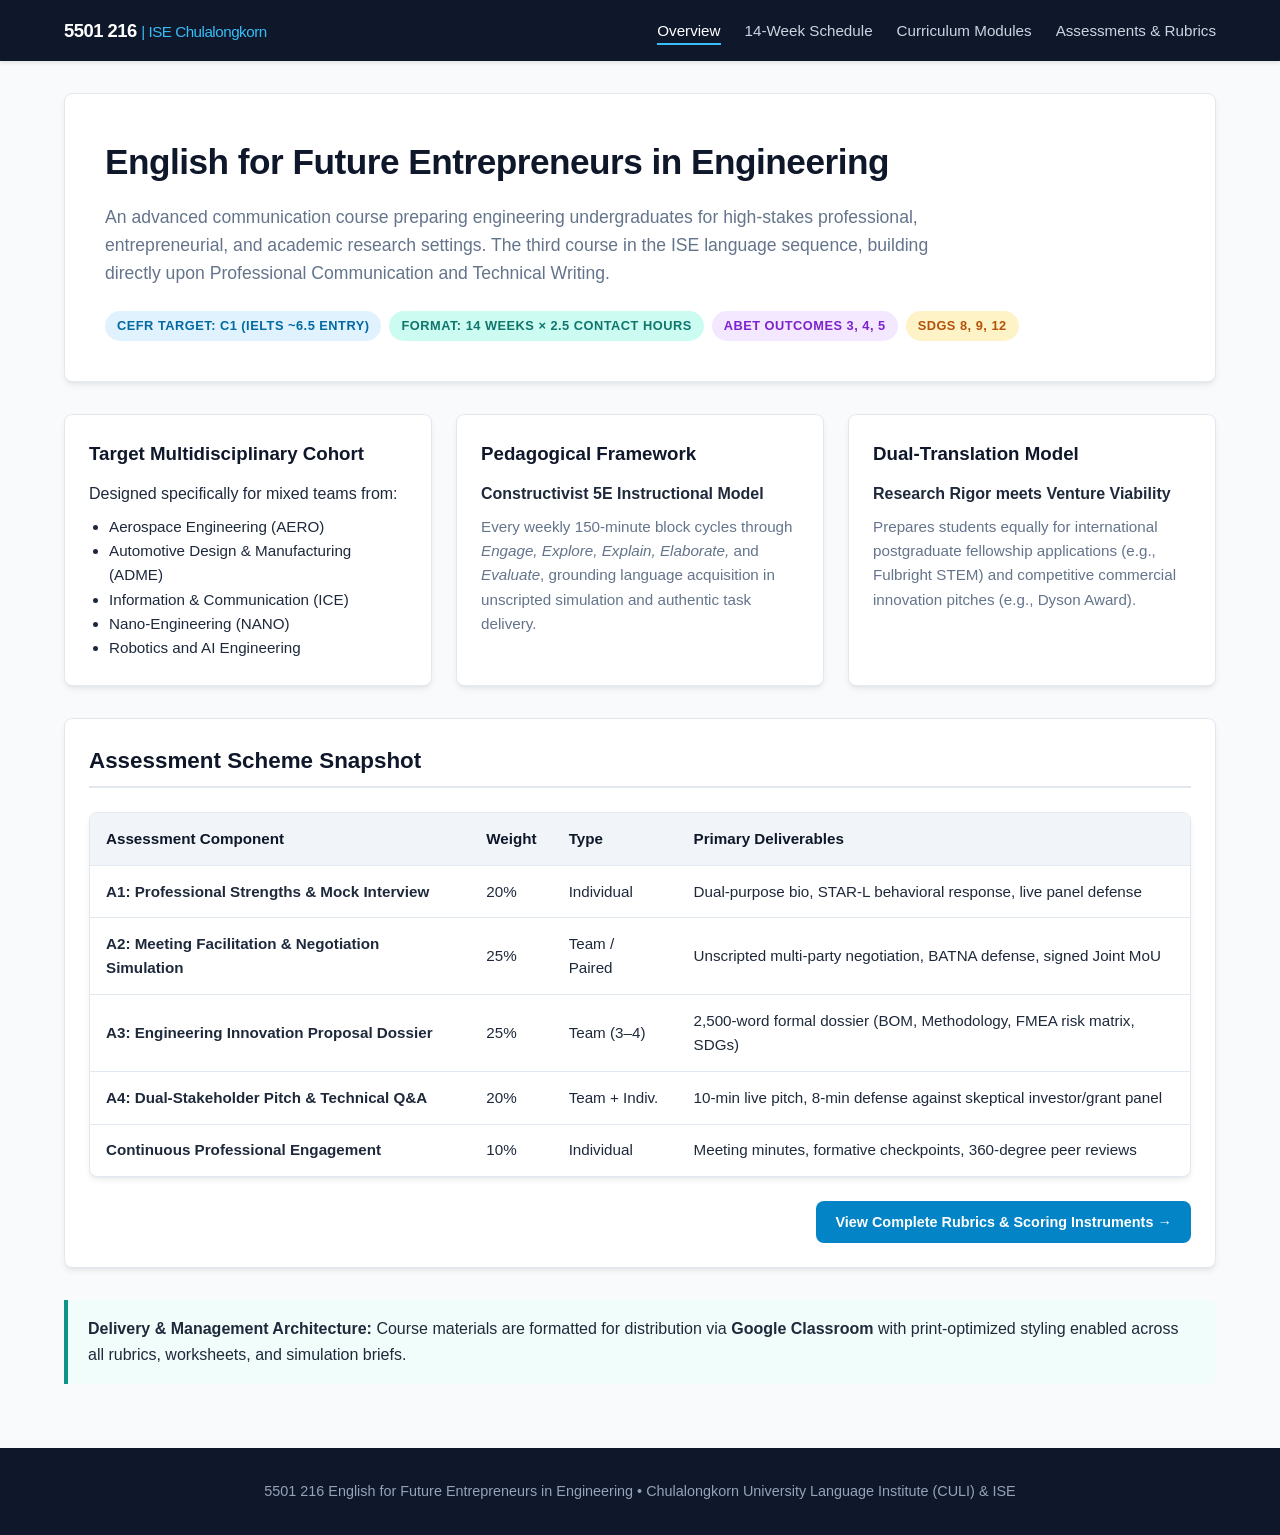
<file: index.html>
<!DOCTYPE html>
<html lang="en">
<head>
  <meta charset="UTF-8">
  <meta name="viewport" content="width=device-width, initial-scale=1.0">
  <title>5501 216: English for Future Entrepreneurs in Engineering</title>
  <link rel="stylesheet" href="style.css">
</head>
<body>

<header>
  <div class="nav-container">
    <div class="brand">5501 216 <span>| ISE Chulalongkorn</span></div>
    <nav>
      <ul>
        <li><a href="index.html" class="active">Overview</a></li>
        <li><a href="schedule.html">14-Week Schedule</a></li>
        <li><a href="modules.html">Curriculum Modules</a></li>
        <li><a href="assessments.html">Assessments & Rubrics</a></li>
      </ul>
    </nav>
  </div>
</header>

<main class="container">
  <section class="hero">
    <h1>English for Future Entrepreneurs in Engineering</h1>
    <p>An advanced communication course preparing engineering undergraduates for high-stakes professional, entrepreneurial, and academic research settings. The third course in the ISE language sequence, building directly upon Professional Communication and Technical Writing.</p>
    <div class="badge-group">
      <span class="badge badge-blue">CEFR Target: C1 (IELTS ~6.5 Entry)</span>
      <span class="badge badge-teal">Format: 14 Weeks × 2.5 Contact Hours</span>
      <span class="badge badge-purple">ABET Outcomes 3, 4, 5</span>
      <span class="badge badge-amber">SDGs 8, 9, 12</span>
    </div>
  </section>

  <div class="grid-3">
    <div class="card">
      <h3>Target Multidisciplinary Cohort</h3>
      <p>Designed specifically for mixed teams from:</p>
      <ul style="padding-left: 1.25rem; margin-top: 0.5rem; font-size: 0.95rem;">
        <li>Aerospace Engineering (AERO)</li>
        <li>Automotive Design & Manufacturing (ADME)</li>
        <li>Information & Communication (ICE)</li>
        <li>Nano-Engineering (NANO)</li>
        <li>Robotics and AI Engineering</li>
      </ul>
    </div>

    <div class="card">
      <h3>Pedagogical Framework</h3>
      <p><strong>Constructivist 5E Instructional Model</strong></p>
      <p style="margin-top: 0.5rem; font-size: 0.95rem; color: var(--text-muted);">
        Every weekly 150-minute block cycles through <em>Engage, Explore, Explain, Elaborate,</em> and <em>Evaluate</em>, grounding language acquisition in unscripted simulation and authentic task delivery.
      </p>
    </div>

    <div class="card">
      <h3>Dual-Translation Model</h3>
      <p><strong>Research Rigor meets Venture Viability</strong></p>
      <p style="margin-top: 0.5rem; font-size: 0.95rem; color: var(--text-muted);">
        Prepares students equally for international postgraduate fellowship applications (e.g., Fulbright STEM) and competitive commercial innovation pitches (e.g., Dyson Award).
      </p>
    </div>
  </div>

  <section class="card" style="margin-bottom: 2rem;">
    <h2>Assessment Scheme Snapshot</h2>
    <div class="table-wrap">
      <table>
        <thead>
          <tr>
            <th>Assessment Component</th>
            <th>Weight</th>
            <th>Type</th>
            <th>Primary Deliverables</th>
          </tr>
        </thead>
        <tbody>
          <tr>
            <td><strong>A1: Professional Strengths & Mock Interview</strong></td>
            <td>20%</td>
            <td>Individual</td>
            <td>Dual-purpose bio, STAR-L behavioral response, live panel defense</td>
          </tr>
          <tr>
            <td><strong>A2: Meeting Facilitation & Negotiation Simulation</strong></td>
            <td>25%</td>
            <td>Team / Paired</td>
            <td>Unscripted multi-party negotiation, BATNA defense, signed Joint MoU</td>
          </tr>
          <tr>
            <td><strong>A3: Engineering Innovation Proposal Dossier</strong></td>
            <td>25%</td>
            <td>Team (3–4)</td>
            <td>2,500-word formal dossier (BOM, Methodology, FMEA risk matrix, SDGs)</td>
          </tr>
          <tr>
            <td><strong>A4: Dual-Stakeholder Pitch & Technical Q&A</strong></td>
            <td>20%</td>
            <td>Team + Indiv.</td>
            <td>10-min live pitch, 8-min defense against skeptical investor/grant panel</td>
          </tr>
          <tr>
            <td><strong>Continuous Professional Engagement</strong></td>
            <td>10%</td>
            <td>Individual</td>
            <td>Meeting minutes, formative checkpoints, 360-degree peer reviews</td>
          </tr>
        </tbody>
      </table>
    </div>
    <div style="text-align: right;">
      <a href="assessments.html" class="btn">View Complete Rubrics & Scoring Instruments →</a>
    </div>
  </section>

  <div class="callout">
    <strong>Delivery & Management Architecture:</strong> Course materials are formatted for distribution via <strong>Google Classroom</strong> with print-optimized styling enabled across all rubrics, worksheets, and simulation briefs.
  </div>
</main>

<footer>
  <p>5501 216 English for Future Entrepreneurs in Engineering • Chulalongkorn University Language Institute (CULI) & ISE</p>
</footer>

</body>
</html>
</file>
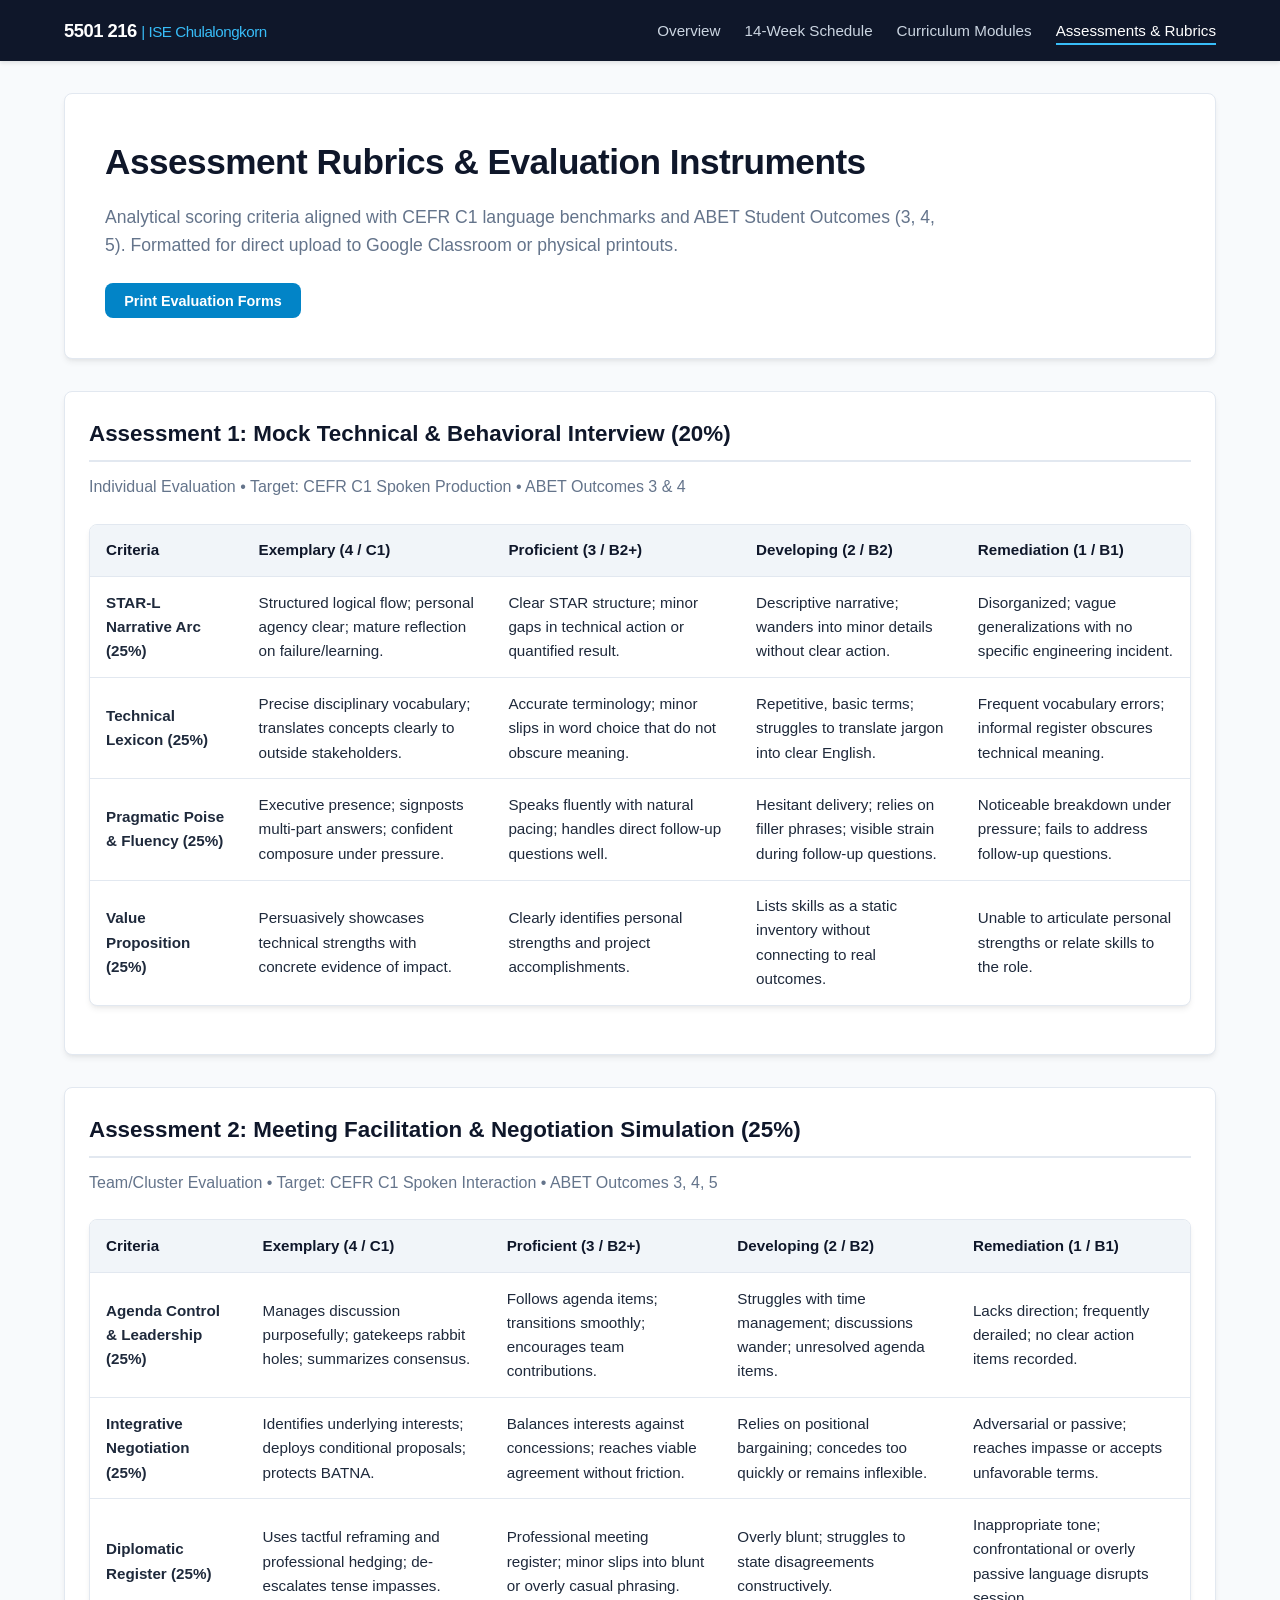
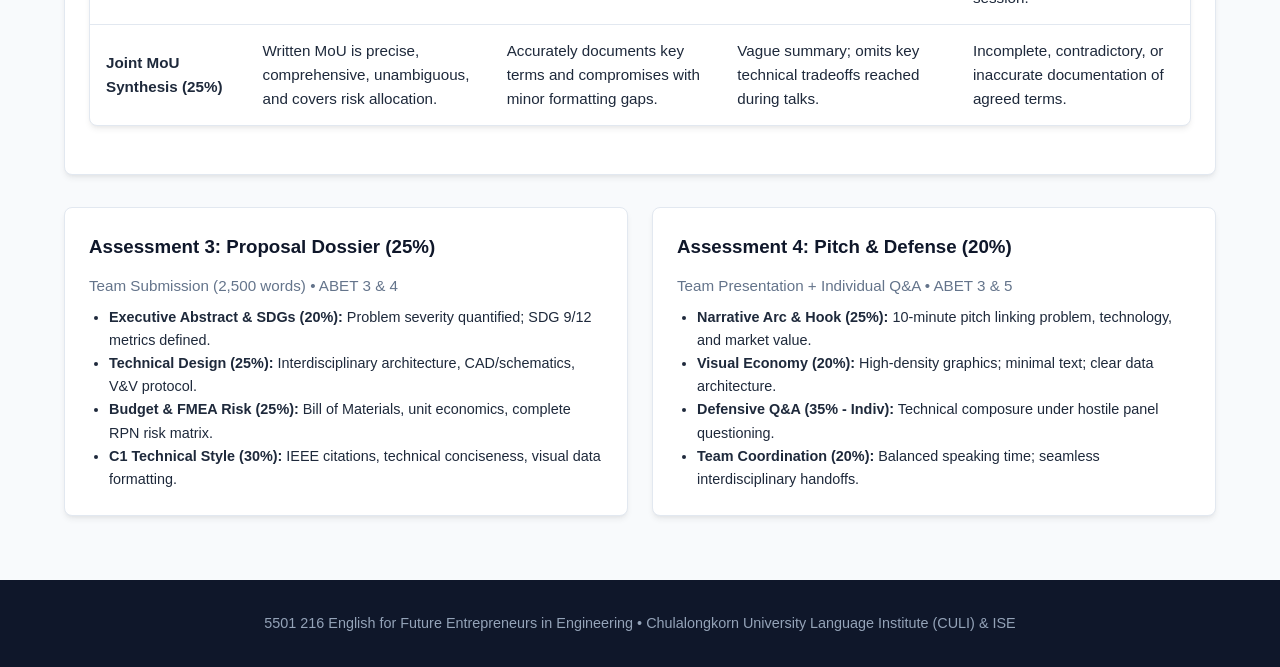
<file: assessments.html>
<!DOCTYPE html>
<html lang="en">
<head>
  <meta charset="UTF-8">
  <meta name="viewport" content="width=device-width, initial-scale=1.0">
  <title>Assessments & Rubrics | 5501 216</title>
  <link rel="stylesheet" href="style.css">
</head>
<body>

<header>
  <div class="nav-container">
    <div class="brand">5501 216 <span>| ISE Chulalongkorn</span></div>
    <nav>
      <ul>
        <li><a href="index.html">Overview</a></li>
        <li><a href="schedule.html">14-Week Schedule</a></li>
        <li><a href="modules.html">Curriculum Modules</a></li>
        <li><a href="assessments.html" class="active">Assessments & Rubrics</a></li>
      </ul>
    </nav>
  </div>
</header>

<main class="container">
  <section class="hero">
    <h1>Assessment Rubrics & Evaluation Instruments</h1>
    <p>Analytical scoring criteria aligned with CEFR C1 language benchmarks and ABET Student Outcomes (3, 4, 5). Formatted for direct upload to Google Classroom or physical printouts.</p>
    <button class="btn no-print" onclick="window.print()">Print Evaluation Forms</button>
  </section>

  <!-- A1 Scorecard -->
  <article class="card" style="margin-bottom: 2rem;">
    <h2>Assessment 1: Mock Technical & Behavioral Interview (20%)</h2>
    <p style="color: var(--text-muted); margin-bottom: 1rem;">Individual Evaluation • Target: CEFR C1 Spoken Production • ABET Outcomes 3 & 4</p>
    
    <div class="table-wrap">
      <table>
        <thead>
          <tr>
            <th>Criteria</th>
            <th>Exemplary (4 / C1)</th>
            <th>Proficient (3 / B2+)</th>
            <th>Developing (2 / B2)</th>
            <th>Remediation (1 / B1)</th>
          </tr>
        </thead>
        <tbody>
          <tr>
            <td><strong>STAR-L Narrative Arc (25%)</strong></td>
            <td>Structured logical flow; personal agency clear; mature reflection on failure/learning.</td>
            <td>Clear STAR structure; minor gaps in technical action or quantified result.</td>
            <td>Descriptive narrative; wanders into minor details without clear action.</td>
            <td>Disorganized; vague generalizations with no specific engineering incident.</td>
          </tr>
          <tr>
            <td><strong>Technical Lexicon (25%)</strong></td>
            <td>Precise disciplinary vocabulary; translates concepts clearly to outside stakeholders.</td>
            <td>Accurate terminology; minor slips in word choice that do not obscure meaning.</td>
            <td>Repetitive, basic terms; struggles to translate jargon into clear English.</td>
            <td>Frequent vocabulary errors; informal register obscures technical meaning.</td>
          </tr>
          <tr>
            <td><strong>Pragmatic Poise & Fluency (25%)</strong></td>
            <td>Executive presence; signposts multi-part answers; confident composure under pressure.</td>
            <td>Speaks fluently with natural pacing; handles direct follow-up questions well.</td>
            <td>Hesitant delivery; relies on filler phrases; visible strain during follow-up questions.</td>
            <td>Noticeable breakdown under pressure; fails to address follow-up questions.</td>
          </tr>
          <tr>
            <td><strong>Value Proposition (25%)</strong></td>
            <td>Persuasively showcases technical strengths with concrete evidence of impact.</td>
            <td>Clearly identifies personal strengths and project accomplishments.</td>
            <td>Lists skills as a static inventory without connecting to real outcomes.</td>
            <td>Unable to articulate personal strengths or relate skills to the role.</td>
          </tr>
        </tbody>
      </table>
    </div>
  </article>

  <!-- A2 Scorecard -->
  <article class="card" style="margin-bottom: 2rem;">
    <h2>Assessment 2: Meeting Facilitation & Negotiation Simulation (25%)</h2>
    <p style="color: var(--text-muted); margin-bottom: 1rem;">Team/Cluster Evaluation • Target: CEFR C1 Spoken Interaction • ABET Outcomes 3, 4, 5</p>

    <div class="table-wrap">
      <table>
        <thead>
          <tr>
            <th>Criteria</th>
            <th>Exemplary (4 / C1)</th>
            <th>Proficient (3 / B2+)</th>
            <th>Developing (2 / B2)</th>
            <th>Remediation (1 / B1)</th>
          </tr>
        </thead>
        <tbody>
          <tr>
            <td><strong>Agenda Control & Leadership (25%)</strong></td>
            <td>Manages discussion purposefully; gatekeeps rabbit holes; summarizes consensus.</td>
            <td>Follows agenda items; transitions smoothly; encourages team contributions.</td>
            <td>Struggles with time management; discussions wander; unresolved agenda items.</td>
            <td>Lacks direction; frequently derailed; no clear action items recorded.</td>
          </tr>
          <tr>
            <td><strong>Integrative Negotiation (25%)</strong></td>
            <td>Identifies underlying interests; deploys conditional proposals; protects BATNA.</td>
            <td>Balances interests against concessions; reaches viable agreement without friction.</td>
            <td>Relies on positional bargaining; concedes too quickly or remains inflexible.</td>
            <td>Adversarial or passive; reaches impasse or accepts unfavorable terms.</td>
          </tr>
          <tr>
            <td><strong>Diplomatic Register (25%)</strong></td>
            <td>Uses tactful reframing and professional hedging; de-escalates tense impasses.</td>
            <td>Professional meeting register; minor slips into blunt or overly casual phrasing.</td>
            <td>Overly blunt; struggles to state disagreements constructively.</td>
            <td>Inappropriate tone; confrontational or overly passive language disrupts session.</td>
          </tr>
          <tr>
            <td><strong>Joint MoU Synthesis (25%)</strong></td>
            <td>Written MoU is precise, comprehensive, unambiguous, and covers risk allocation.</td>
            <td>Accurately documents key terms and compromises with minor formatting gaps.</td>
            <td>Vague summary; omits key technical tradeoffs reached during talks.</td>
            <td>Incomplete, contradictory, or inaccurate documentation of agreed terms.</td>
          </tr>
        </tbody>
      </table>
    </div>
  </article>

  <!-- A3 & A4 Highlights -->
  <div class="grid-2">
    <div class="card">
      <h3>Assessment 3: Proposal Dossier (25%)</h3>
      <p style="font-size: 0.95rem; color: var(--text-muted); margin-bottom: 0.5rem;">Team Submission (2,500 words) • ABET 3 & 4</p>
      <ul style="font-size: 0.9rem; padding-left: 1.25rem;">
        <li><strong>Executive Abstract & SDGs (20%):</strong> Problem severity quantified; SDG 9/12 metrics defined.</li>
        <li><strong>Technical Design (25%):</strong> Interdisciplinary architecture, CAD/schematics, V&V protocol.</li>
        <li><strong>Budget & FMEA Risk (25%):</strong> Bill of Materials, unit economics, complete RPN risk matrix.</li>
        <li><strong>C1 Technical Style (30%):</strong> IEEE citations, technical conciseness, visual data formatting.</li>
      </ul>
    </div>

    <div class="card">
      <h3>Assessment 4: Pitch & Defense (20%)</h3>
      <p style="font-size: 0.95rem; color: var(--text-muted); margin-bottom: 0.5rem;">Team Presentation + Individual Q&A • ABET 3 & 5</p>
      <ul style="font-size: 0.9rem; padding-left: 1.25rem;">
        <li><strong>Narrative Arc & Hook (25%):</strong> 10-minute pitch linking problem, technology, and market value.</li>
        <li><strong>Visual Economy (20%):</strong> High-density graphics; minimal text; clear data architecture.</li>
        <li><strong>Defensive Q&A (35% - Indiv):</strong> Technical composure under hostile panel questioning.</li>
        <li><strong>Team Coordination (20%):</strong> Balanced speaking time; seamless interdisciplinary handoffs.</li>
      </ul>
    </div>
  </div>
</main>

<footer>
  <p>5501 216 English for Future Entrepreneurs in Engineering • Chulalongkorn University Language Institute (CULI) & ISE</p>
</footer>

</body>
</html>
</file>
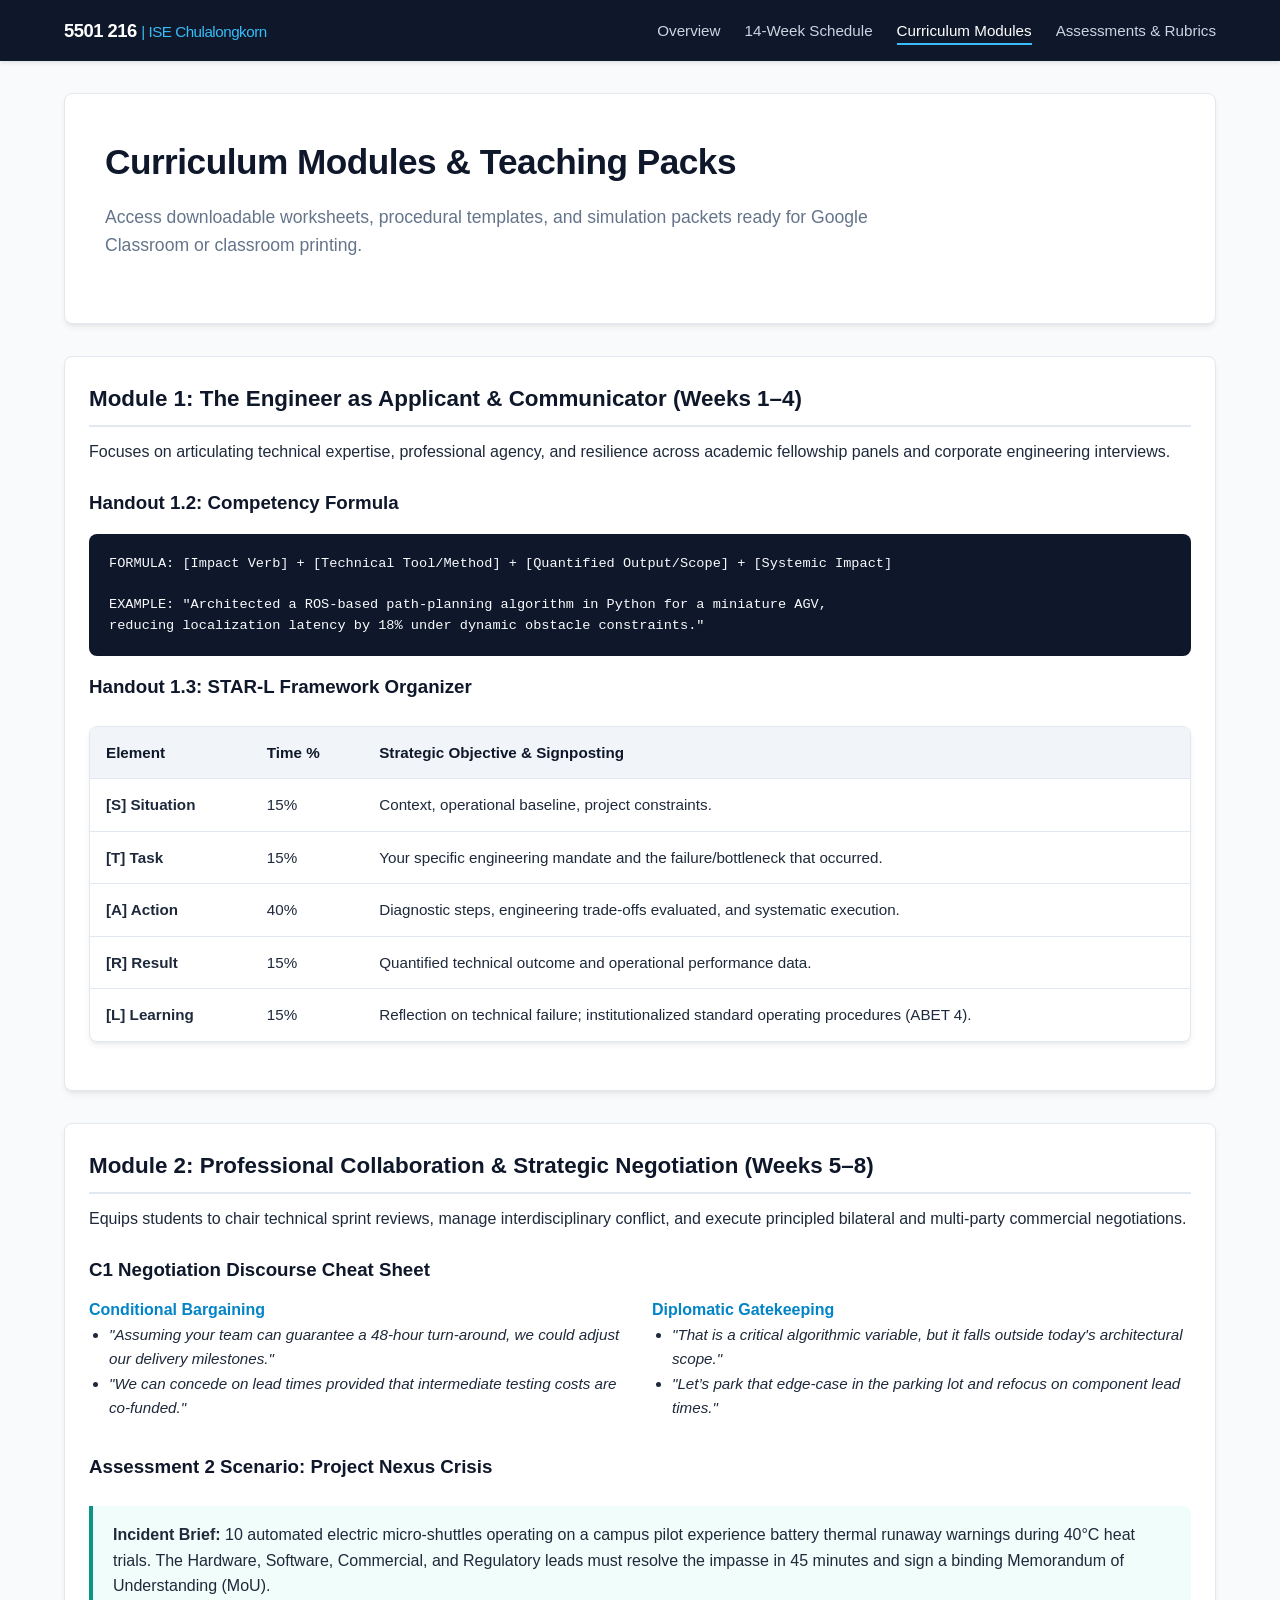
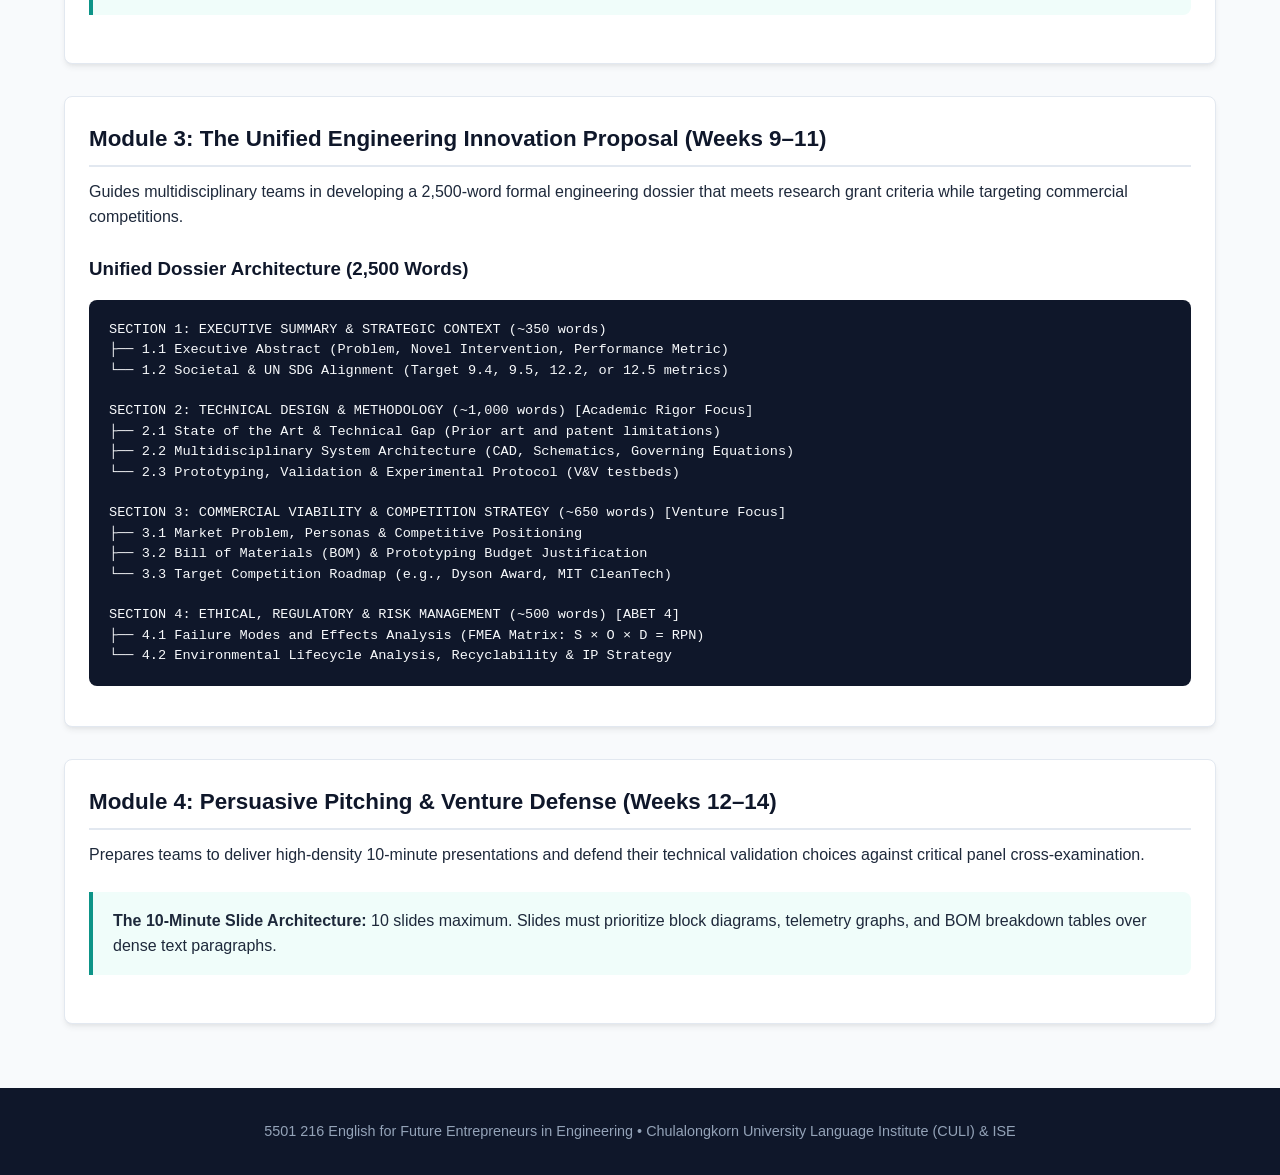
<file: modules.html>
<!DOCTYPE html>
<html lang="en">
<head>
  <meta charset="UTF-8">
  <meta name="viewport" content="width=device-width, initial-scale=1.0">
  <title>Curriculum Modules | 5501 216</title>
  <link rel="stylesheet" href="style.css">
</head>
<body>

<header>
  <div class="nav-container">
    <div class="brand">5501 216 <span>| ISE Chulalongkorn</span></div>
    <nav>
      <ul>
        <li><a href="index.html">Overview</a></li>
        <li><a href="schedule.html">14-Week Schedule</a></li>
        <li><a href="modules.html" class="active">Curriculum Modules</a></li>
        <li><a href="assessments.html">Assessments & Rubrics</a></li>
      </ul>
    </nav>
  </div>
</header>

<main class="container">
  <section class="hero">
    <h1>Curriculum Modules & Teaching Packs</h1>
    <p>Access downloadable worksheets, procedural templates, and simulation packets ready for Google Classroom or classroom printing.</p>
  </section>

  <!-- Module 1 -->
  <article class="card" style="margin-bottom: 2rem;">
    <h2>Module 1: The Engineer as Applicant & Communicator (Weeks 1–4)</h2>
    <p>Focuses on articulating technical expertise, professional agency, and resilience across academic fellowship panels and corporate engineering interviews.</p>
    
    <h3 style="margin-top: 1.5rem;">Handout 1.2: Competency Formula</h3>
    <pre>FORMULA: [Impact Verb] + [Technical Tool/Method] + [Quantified Output/Scope] + [Systemic Impact]

EXAMPLE: "Architected a ROS-based path-planning algorithm in Python for a miniature AGV, 
reducing localization latency by 18% under dynamic obstacle constraints."</pre>

    <h3>Handout 1.3: STAR-L Framework Organizer</h3>
    <div class="table-wrap">
      <table>
        <thead>
          <tr>
            <th>Element</th>
            <th>Time %</th>
            <th>Strategic Objective & Signposting</th>
          </tr>
        </thead>
        <tbody>
          <tr>
            <td><strong>[S] Situation</strong></td>
            <td>15%</td>
            <td>Context, operational baseline, project constraints.</td>
          </tr>
          <tr>
            <td><strong>[T] Task</strong></td>
            <td>15%</td>
            <td>Your specific engineering mandate and the failure/bottleneck that occurred.</td>
          </tr>
          <tr>
            <td><strong>[A] Action</strong></td>
            <td>40%</td>
            <td>Diagnostic steps, engineering trade-offs evaluated, and systematic execution.</td>
          </tr>
          <tr>
            <td><strong>[R] Result</strong></td>
            <td>15%</td>
            <td>Quantified technical outcome and operational performance data.</td>
          </tr>
          <tr>
            <td><strong>[L] Learning</strong></td>
            <td>15%</td>
            <td>Reflection on technical failure; institutionalized standard operating procedures (ABET 4).</td>
          </tr>
        </tbody>
      </table>
    </div>
  </article>

  <!-- Module 2 -->
  <article class="card" style="margin-bottom: 2rem;">
    <h2>Module 2: Professional Collaboration & Strategic Negotiation (Weeks 5–8)</h2>
    <p>Equips students to chair technical sprint reviews, manage interdisciplinary conflict, and execute principled bilateral and multi-party commercial negotiations.</p>

    <h3 style="margin-top: 1.5rem;">C1 Negotiation Discourse Cheat Sheet</h3>
    <div class="grid-2">
      <div>
        <h4 style="color: var(--accent);">Conditional Bargaining</h4>
        <ul style="font-size: 0.95rem; padding-left: 1.25rem;">
          <li><em>"Assuming your team can guarantee a 48-hour turn-around, we could adjust our delivery milestones."</em></li>
          <li><em>"We can concede on lead times provided that intermediate testing costs are co-funded."</em></li>
        </ul>
      </div>
      <div>
        <h4 style="color: var(--accent);">Diplomatic Gatekeeping</h4>
        <ul style="font-size: 0.95rem; padding-left: 1.25rem;">
          <li><em>"That is a critical algorithmic variable, but it falls outside today's architectural scope."</em></li>
          <li><em>"Let’s park that edge-case in the parking lot and refocus on component lead times."</em></li>
        </ul>
      </div>
    </div>

    <h3 style="margin-top: 1.5rem;">Assessment 2 Scenario: Project Nexus Crisis</h3>
    <div class="callout">
      <strong>Incident Brief:</strong> 10 automated electric micro-shuttles operating on a campus pilot experience battery thermal runaway warnings during 40°C heat trials. The Hardware, Software, Commercial, and Regulatory leads must resolve the impasse in 45 minutes and sign a binding Memorandum of Understanding (MoU).
    </div>
  </article>

  <!-- Module 3 -->
  <article class="card" style="margin-bottom: 2rem;">
    <h2>Module 3: The Unified Engineering Innovation Proposal (Weeks 9–11)</h2>
    <p>Guides multidisciplinary teams in developing a 2,500-word formal engineering dossier that meets research grant criteria while targeting commercial competitions.</p>

    <h3 style="margin-top: 1.5rem;">Unified Dossier Architecture (2,500 Words)</h3>
    <pre>SECTION 1: EXECUTIVE SUMMARY & STRATEGIC CONTEXT (~350 words)
├── 1.1 Executive Abstract (Problem, Novel Intervention, Performance Metric)
└── 1.2 Societal & UN SDG Alignment (Target 9.4, 9.5, 12.2, or 12.5 metrics)

SECTION 2: TECHNICAL DESIGN & METHODOLOGY (~1,000 words) [Academic Rigor Focus]
├── 2.1 State of the Art & Technical Gap (Prior art and patent limitations)
├── 2.2 Multidisciplinary System Architecture (CAD, Schematics, Governing Equations)
└── 2.3 Prototyping, Validation & Experimental Protocol (V&V testbeds)

SECTION 3: COMMERCIAL VIABILITY & COMPETITION STRATEGY (~650 words) [Venture Focus]
├── 3.1 Market Problem, Personas & Competitive Positioning
├── 3.2 Bill of Materials (BOM) & Prototyping Budget Justification
└── 3.3 Target Competition Roadmap (e.g., Dyson Award, MIT CleanTech)

SECTION 4: ETHICAL, REGULATORY & RISK MANAGEMENT (~500 words) [ABET 4]
├── 4.1 Failure Modes and Effects Analysis (FMEA Matrix: S × O × D = RPN)
└── 4.2 Environmental Lifecycle Analysis, Recyclability & IP Strategy</pre>
  </article>

  <!-- Module 4 -->
  <article class="card">
    <h2>Module 4: Persuasive Pitching & Venture Defense (Weeks 12–14)</h2>
    <p>Prepares teams to deliver high-density 10-minute presentations and defend their technical validation choices against critical panel cross-examination.</p>
    <div class="callout">
      <strong>The 10-Minute Slide Architecture:</strong> 10 slides maximum. Slides must prioritize block diagrams, telemetry graphs, and BOM breakdown tables over dense text paragraphs.
    </div>
  </article>
</main>

<footer>
  <p>5501 216 English for Future Entrepreneurs in Engineering • Chulalongkorn University Language Institute (CULI) & ISE</p>
</footer>

</body>
</html>
</file>
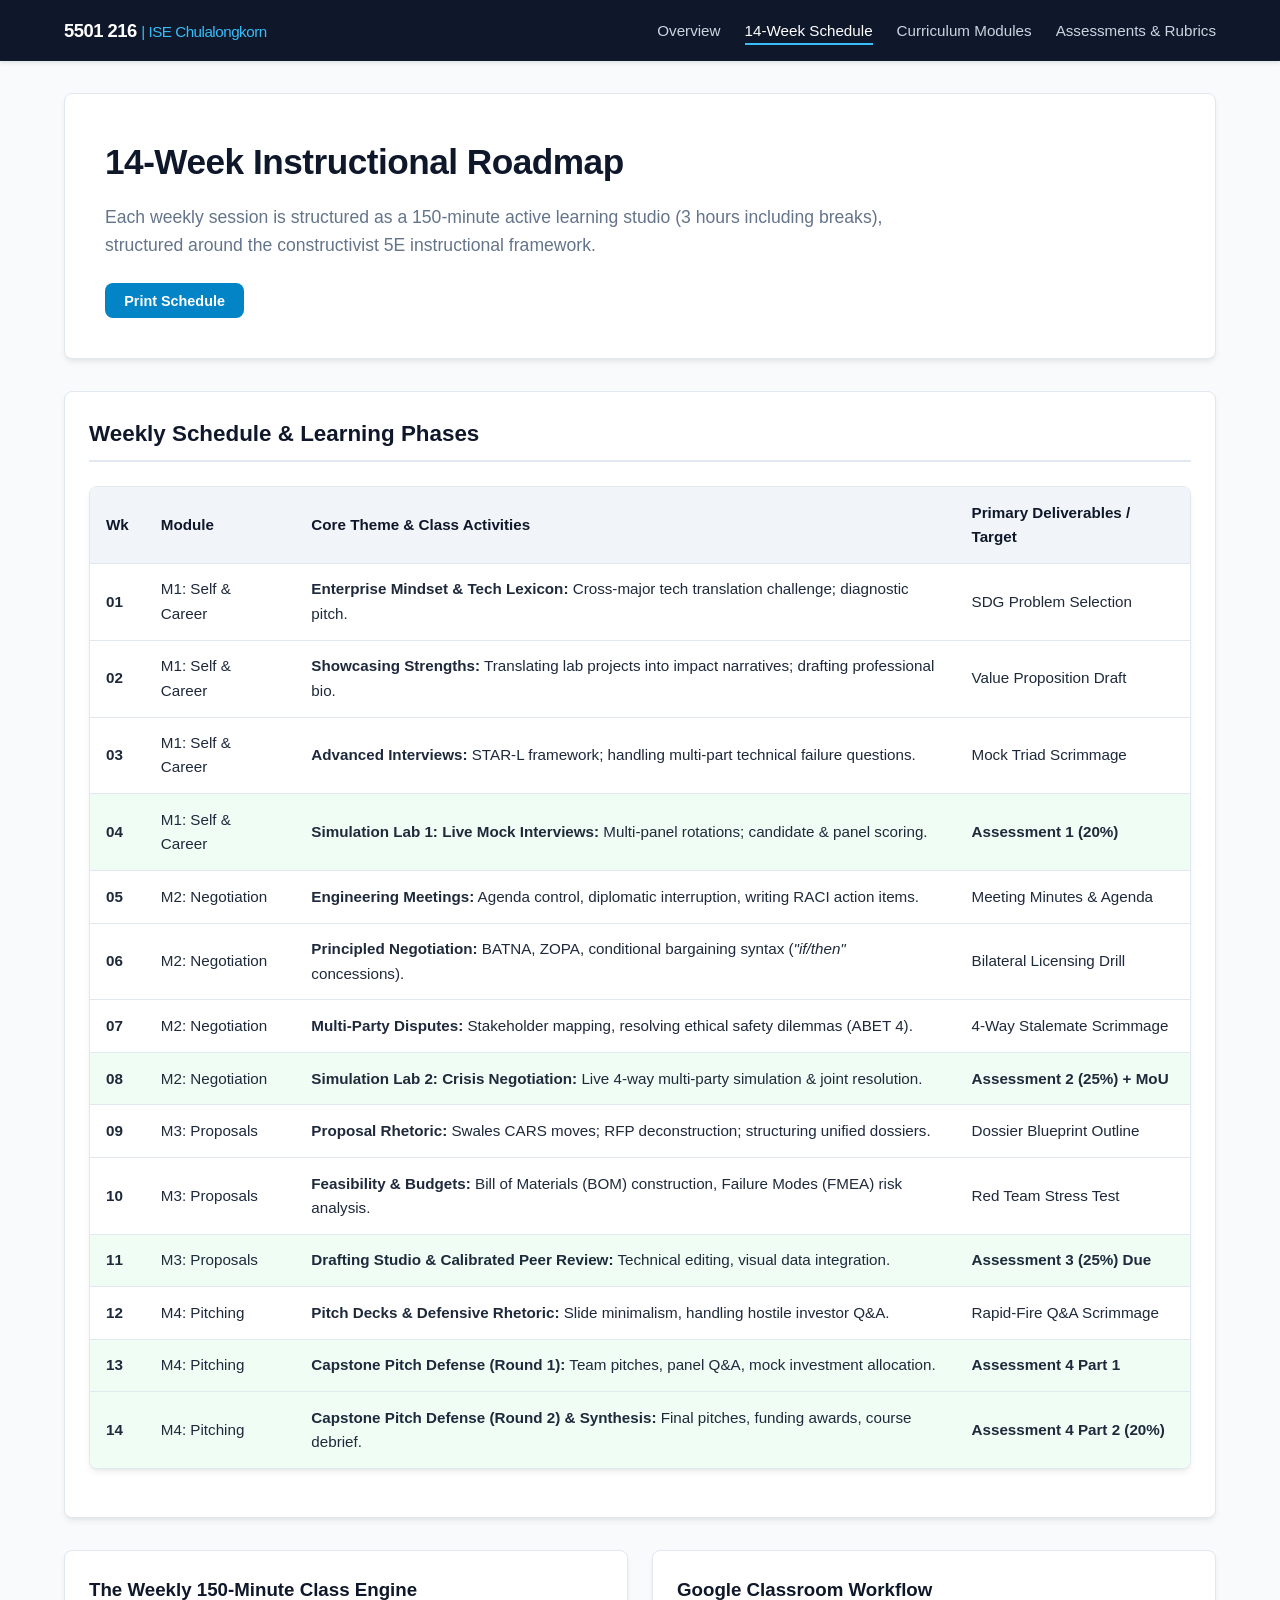
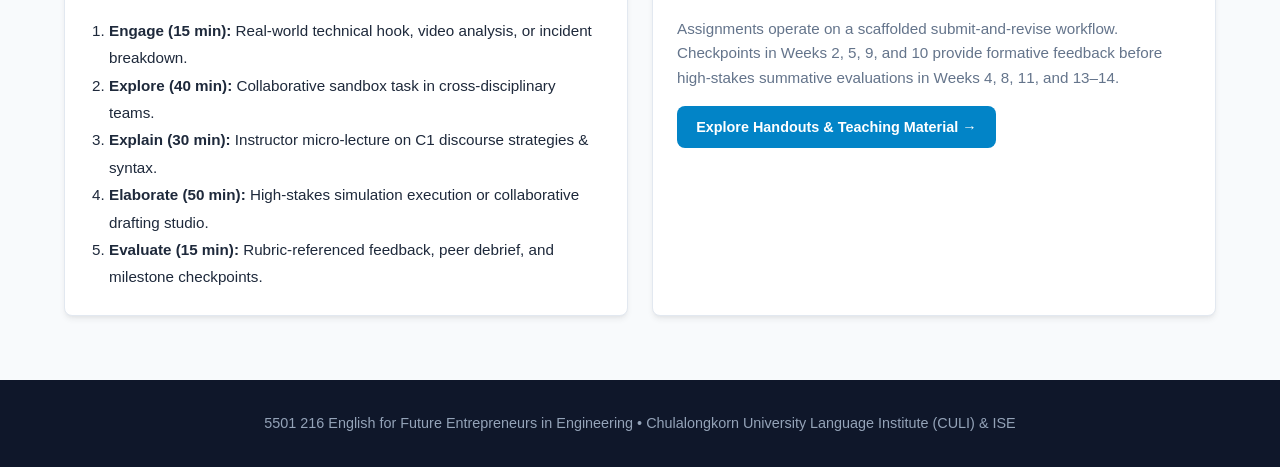
<file: schedule.html>
<!DOCTYPE html>
<html lang="en">
<head>
  <meta charset="UTF-8">
  <meta name="viewport" content="width=device-width, initial-scale=1.0">
  <title>Course Schedule | 5501 216</title>
  <link rel="stylesheet" href="style.css">
</head>
<body>

<header>
  <div class="nav-container">
    <div class="brand">5501 216 <span>| ISE Chulalongkorn</span></div>
    <nav>
      <ul>
        <li><a href="index.html">Overview</a></li>
        <li><a href="schedule.html" class="active">14-Week Schedule</a></li>
        <li><a href="modules.html">Curriculum Modules</a></li>
        <li><a href="assessments.html">Assessments & Rubrics</a></li>
      </ul>
    </nav>
  </div>
</header>

<main class="container">
  <section class="hero">
    <h1>14-Week Instructional Roadmap</h1>
    <p>Each weekly session is structured as a 150-minute active learning studio (3 hours including breaks), structured around the constructivist 5E instructional framework.</p>
    <button class="btn no-print" onclick="window.print()">Print Schedule</button>
  </section>

  <section class="card" style="margin-bottom: 2rem;">
    <h2>Weekly Schedule & Learning Phases</h2>
    <div class="table-wrap">
      <table>
        <thead>
          <tr>
            <th>Wk</th>
            <th>Module</th>
            <th>Core Theme & Class Activities</th>
            <th>Primary Deliverables / Target</th>
          </tr>
        </thead>
        <tbody>
          <tr>
            <td><strong>01</strong></td>
            <td>M1: Self & Career</td>
            <td><strong>Enterprise Mindset & Tech Lexicon:</strong> Cross-major tech translation challenge; diagnostic pitch.</td>
            <td>SDG Problem Selection</td>
          </tr>
          <tr>
            <td><strong>02</strong></td>
            <td>M1: Self & Career</td>
            <td><strong>Showcasing Strengths:</strong> Translating lab projects into impact narratives; drafting professional bio.</td>
            <td>Value Proposition Draft</td>
          </tr>
          <tr>
            <td><strong>03</strong></td>
            <td>M1: Self & Career</td>
            <td><strong>Advanced Interviews:</strong> STAR-L framework; handling multi-part technical failure questions.</td>
            <td>Mock Triad Scrimmage</td>
          </tr>
          <tr style="background: #f0fdf4;">
            <td><strong>04</strong></td>
            <td>M1: Self & Career</td>
            <td><strong>Simulation Lab 1: Live Mock Interviews:</strong> Multi-panel rotations; candidate & panel scoring.</td>
            <td><strong>Assessment 1 (20%)</strong></td>
          </tr>
          <tr>
            <td><strong>05</strong></td>
            <td>M2: Negotiation</td>
            <td><strong>Engineering Meetings:</strong> Agenda control, diplomatic interruption, writing RACI action items.</td>
            <td>Meeting Minutes & Agenda</td>
          </tr>
          <tr>
            <td><strong>06</strong></td>
            <td>M2: Negotiation</td>
            <td><strong>Principled Negotiation:</strong> BATNA, ZOPA, conditional bargaining syntax (<em>"if/then"</em> concessions).</td>
            <td>Bilateral Licensing Drill</td>
          </tr>
          <tr>
            <td><strong>07</strong></td>
            <td>M2: Negotiation</td>
            <td><strong>Multi-Party Disputes:</strong> Stakeholder mapping, resolving ethical safety dilemmas (ABET 4).</td>
            <td>4-Way Stalemate Scrimmage</td>
          </tr>
          <tr style="background: #f0fdf4;">
            <td><strong>08</strong></td>
            <td>M2: Negotiation</td>
            <td><strong>Simulation Lab 2: Crisis Negotiation:</strong> Live 4-way multi-party simulation & joint resolution.</td>
            <td><strong>Assessment 2 (25%) + MoU</strong></td>
          </tr>
          <tr>
            <td><strong>09</strong></td>
            <td>M3: Proposals</td>
            <td><strong>Proposal Rhetoric:</strong> Swales CARS moves; RFP deconstruction; structuring unified dossiers.</td>
            <td>Dossier Blueprint Outline</td>
          </tr>
          <tr>
            <td><strong>10</strong></td>
            <td>M3: Proposals</td>
            <td><strong>Feasibility & Budgets:</strong> Bill of Materials (BOM) construction, Failure Modes (FMEA) risk analysis.</td>
            <td>Red Team Stress Test</td>
          </tr>
          <tr style="background: #f0fdf4;">
            <td><strong>11</strong></td>
            <td>M3: Proposals</td>
            <td><strong>Drafting Studio & Calibrated Peer Review:</strong> Technical editing, visual data integration.</td>
            <td><strong>Assessment 3 (25%) Due</strong></td>
          </tr>
          <tr>
            <td><strong>12</strong></td>
            <td>M4: Pitching</td>
            <td><strong>Pitch Decks & Defensive Rhetoric:</strong> Slide minimalism, handling hostile investor Q&A.</td>
            <td>Rapid-Fire Q&A Scrimmage</td>
          </tr>
          <tr style="background: #f0fdf4;">
            <td><strong>13</strong></td>
            <td>M4: Pitching</td>
            <td><strong>Capstone Pitch Defense (Round 1):</strong> Team pitches, panel Q&A, mock investment allocation.</td>
            <td><strong>Assessment 4 Part 1</strong></td>
          </tr>
          <tr style="background: #f0fdf4;">
            <td><strong>14</strong></td>
            <td>M4: Pitching</td>
            <td><strong>Capstone Pitch Defense (Round 2) & Synthesis:</strong> Final pitches, funding awards, course debrief.</td>
            <td><strong>Assessment 4 Part 2 (20%)</strong></td>
          </tr>
        </tbody>
      </table>
    </div>
  </section>

  <div class="grid-2">
    <div class="card">
      <h3>The Weekly 150-Minute Class Engine</h3>
      <ol style="padding-left: 1.25rem; font-size: 0.95rem; line-height: 1.8;">
        <li><strong>Engage (15 min):</strong> Real-world technical hook, video analysis, or incident breakdown.</li>
        <li><strong>Explore (40 min):</strong> Collaborative sandbox task in cross-disciplinary teams.</li>
        <li><strong>Explain (30 min):</strong> Instructor micro-lecture on C1 discourse strategies & syntax.</li>
        <li><strong>Elaborate (50 min):</strong> High-stakes simulation execution or collaborative drafting studio.</li>
        <li><strong>Evaluate (15 min):</strong> Rubric-referenced feedback, peer debrief, and milestone checkpoints.</li>
      </ol>
    </div>
    <div class="card">
      <h3>Google Classroom Workflow</h3>
      <p style="font-size: 0.95rem; color: var(--text-muted); margin-bottom: 1rem;">
        Assignments operate on a scaffolded submit-and-revise workflow. Checkpoints in Weeks 2, 5, 9, and 10 provide formative feedback before high-stakes summative evaluations in Weeks 4, 8, 11, and 13–14.
      </p>
      <a href="modules.html" class="btn">Explore Handouts & Teaching Material →</a>
    </div>
  </div>
</main>

<footer>
  <p>5501 216 English for Future Entrepreneurs in Engineering • Chulalongkorn University Language Institute (CULI) & ISE</p>
</footer>

</body>
</html>
</file>
<file: style.css>
:root {
  --primary: #0f172a;
  --primary-light: #1e293b;
  --accent: #0284c7;
  --accent-hover: #0369a1;
  --success: #0d9488;
  --bg-main: #f8fafc;
  --bg-card: #ffffff;
  --border: #e2e8f0;
  --text-main: #1e293b;
  --text-muted: #64748b;
  --font: -apple-system, BlinkMacSystemFont, "Segoe UI", Roboto, Helvetica, Arial, sans-serif;
  --radius: 8px;
  --shadow: 0 4px 6px -1px rgba(0, 0, 0, 0.07), 0 2px 4px -2px rgba(0, 0, 0, 0.05);
}

* { box-sizing: border-box; margin: 0; padding: 0; }
body { font-family: var(--font); background: var(--bg-main); color: var(--text-main); line-height: 1.6; }
a { color: var(--accent); text-decoration: none; font-weight: 500; }
a:hover { text-decoration: underline; }

/* Navigation */
header { background: var(--primary); color: white; position: sticky; top: 0; z-index: 100; box-shadow: 0 2px 4px rgba(0,0,0,0.1); }
.nav-container { max-width: 1200px; margin: 0 auto; display: flex; justify-content: space-between; align-items: center; padding: 1rem 1.5rem; }
.brand { font-size: 1.15rem; font-weight: 700; color: white; letter-spacing: -0.5px; }
.brand span { color: #38bdf8; font-weight: 400; font-size: 0.95rem; }
nav ul { display: flex; list-style: none; gap: 1.5rem; }
nav a { color: #cbd5e1; font-weight: 500; font-size: 0.95rem; }
nav a:hover, nav a.active { color: white; text-decoration: none; border-bottom: 2px solid #38bdf8; padding-bottom: 4px; }

/* Main Container */
.container { max-width: 1200px; margin: 2rem auto; padding: 0 1.5rem; }
.hero { background: white; border-radius: var(--radius); padding: 2.5rem; margin-bottom: 2rem; border: 1px solid var(--border); box-shadow: var(--shadow); }
.hero h1 { font-size: 2.2rem; color: var(--primary); margin-bottom: 0.75rem; letter-spacing: -0.5px; }
.hero p { font-size: 1.1rem; color: var(--text-muted); max-width: 850px; margin-bottom: 1.5rem; }

/* Badges */
.badge-group { display: flex; flex-wrap: wrap; gap: 0.5rem; margin-top: 1rem; }
.badge { display: inline-flex; align-items: center; padding: 0.3rem 0.75rem; border-radius: 9999px; font-size: 0.8rem; font-weight: 600; text-transform: uppercase; letter-spacing: 0.5px; }
.badge-blue { background: #e0f2fe; color: #0369a1; }
.badge-teal { background: #ccfbf1; color: #0f766e; }
.badge-purple { background: #f3e8ff; color: #7e22ce; }
.badge-amber { background: #fef3c7; color: #b45309; }

/* Grid & Cards */
.grid-2 { display: grid; grid-template-columns: repeat(auto-fit, minmax(320px, 1fr)); gap: 1.5rem; margin-bottom: 2rem; }
.grid-3 { display: grid; grid-template-columns: repeat(auto-fit, minmax(280px, 1fr)); gap: 1.5rem; margin-bottom: 2rem; }
.card { background: white; border-radius: var(--radius); padding: 1.5rem; border: 1px solid var(--border); box-shadow: var(--shadow); }
.card h2, .card h3 { color: var(--primary); margin-bottom: 0.75rem; }
.card h2 { font-size: 1.4rem; border-bottom: 2px solid var(--border); padding-bottom: 0.5rem; }

/* Tables */
.table-wrap { overflow-x: auto; background: white; border-radius: var(--radius); border: 1px solid var(--border); margin: 1.5rem 0; box-shadow: var(--shadow); }
table { width: 100%; border-collapse: collapse; text-align: left; font-size: 0.95rem; }
th, td { padding: 0.85rem 1rem; border-bottom: 1px solid var(--border); }
th { background: #f1f5f9; color: var(--primary); font-weight: 600; }
tr:last-child td { border-bottom: none; }
tr:hover td { background: #f8fafc; }

/* Callout Box & Preformatted Text */
.callout { background: #f0fdfa; border-left: 4px solid var(--success); padding: 1rem 1.25rem; margin: 1.5rem 0; border-radius: 0 var(--radius) var(--radius) 0; }
pre { background: #0f172a; color: #f8fafc; padding: 1.25rem; border-radius: var(--radius); overflow-x: auto; font-family: ui-monospace, SFMono-Regular, Menlo, Monaco, Consolas, monospace; font-size: 0.85rem; line-height: 1.5; margin: 1rem 0; }

/* Button */
.btn { display: inline-block; padding: 0.6rem 1.2rem; background: var(--accent); color: white; border-radius: var(--radius); font-weight: 600; font-size: 0.9rem; border: none; cursor: pointer; }
.btn:hover { background: var(--accent-hover); text-decoration: none; color: white; }

/* Footer */
footer { background: var(--primary); color: #94a3b8; padding: 2rem 1.5rem; text-align: center; font-size: 0.9rem; margin-top: 4rem; }
footer a { color: #38bdf8; }

/* Print Media Stylesheet */
@media print {
  header, footer, nav, .btn, .no-print { display: none !important; }
  body { background: white; color: black; font-size: 11pt; }
  .container { max-width: 100%; margin: 0; padding: 0; }
  .card, .hero, .table-wrap { box-shadow: none; border: 1px solid #ccc; break-inside: avoid; margin-bottom: 1cm; }
  th { background: #f0f0f0 !important; color: black !important; }
  pre { background: white; color: black; border: 1px solid #ccc; font-size: 8.5pt; }
}
</file>
